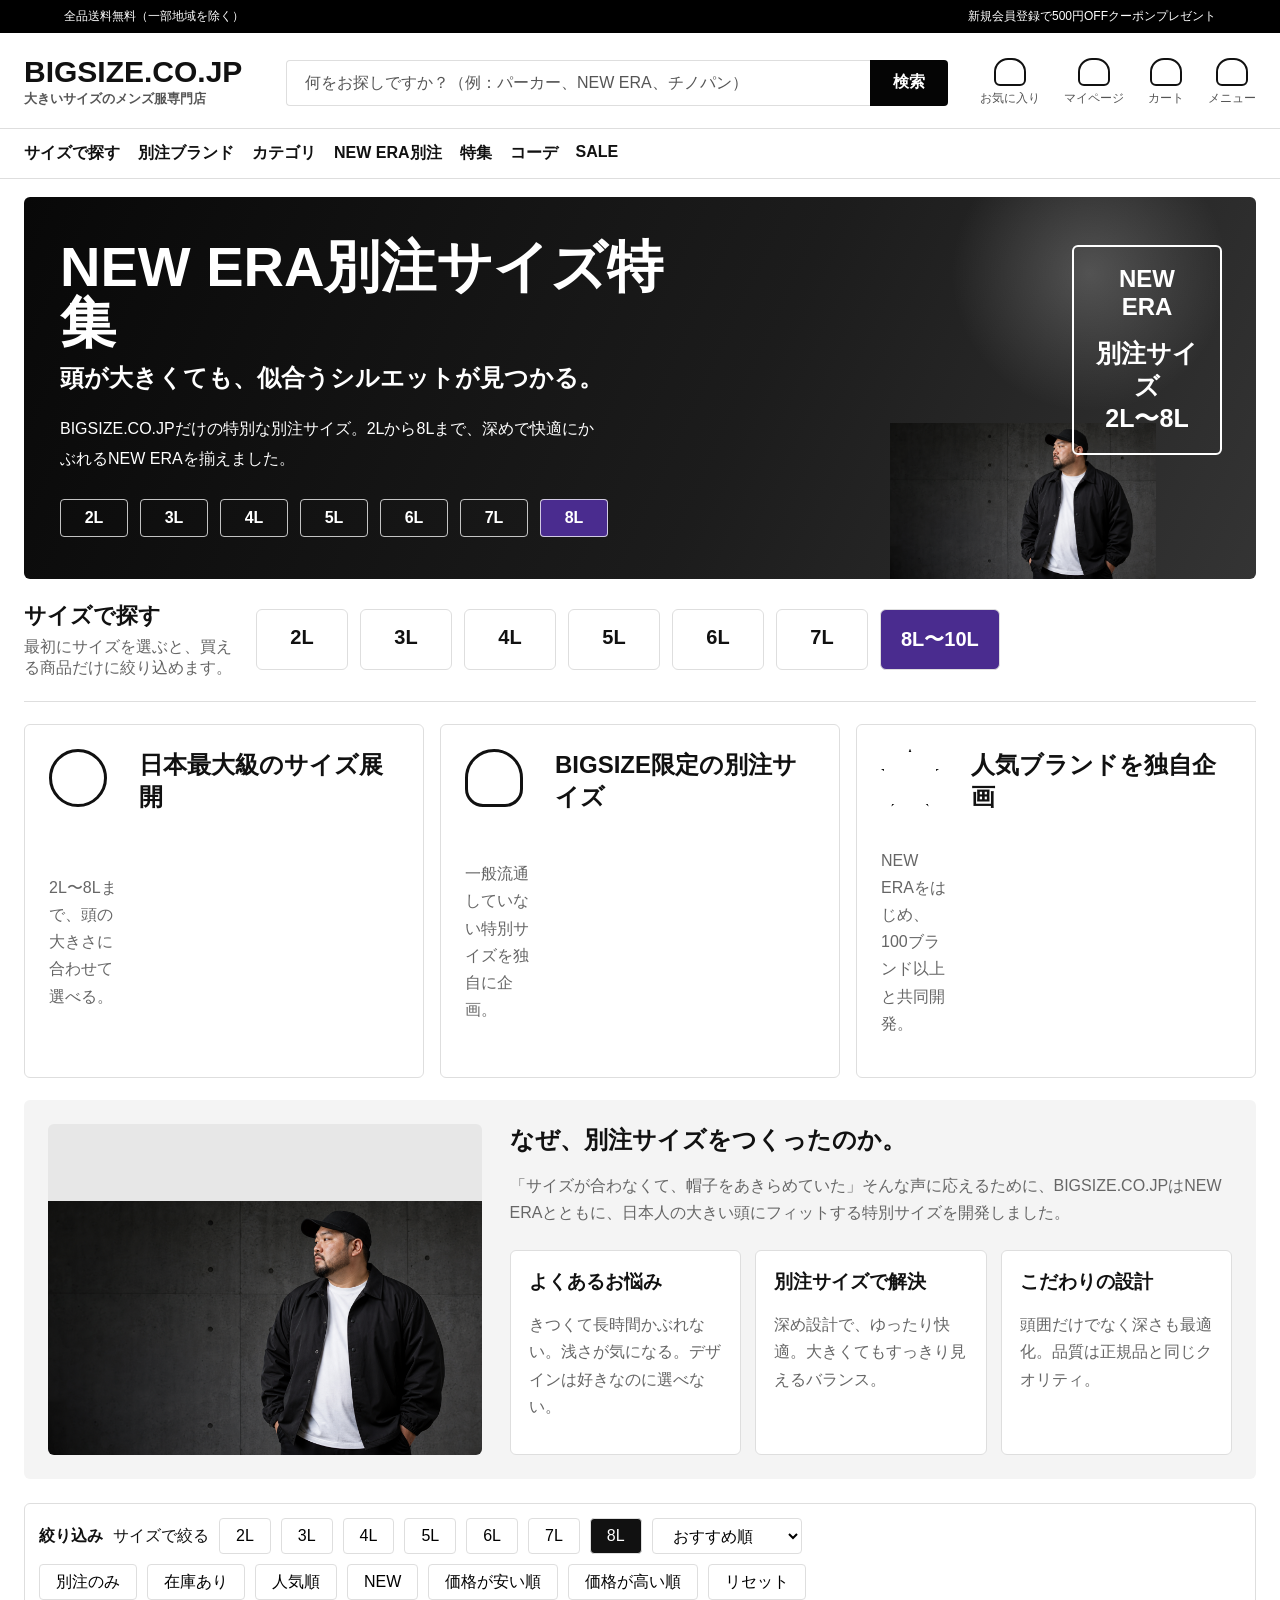
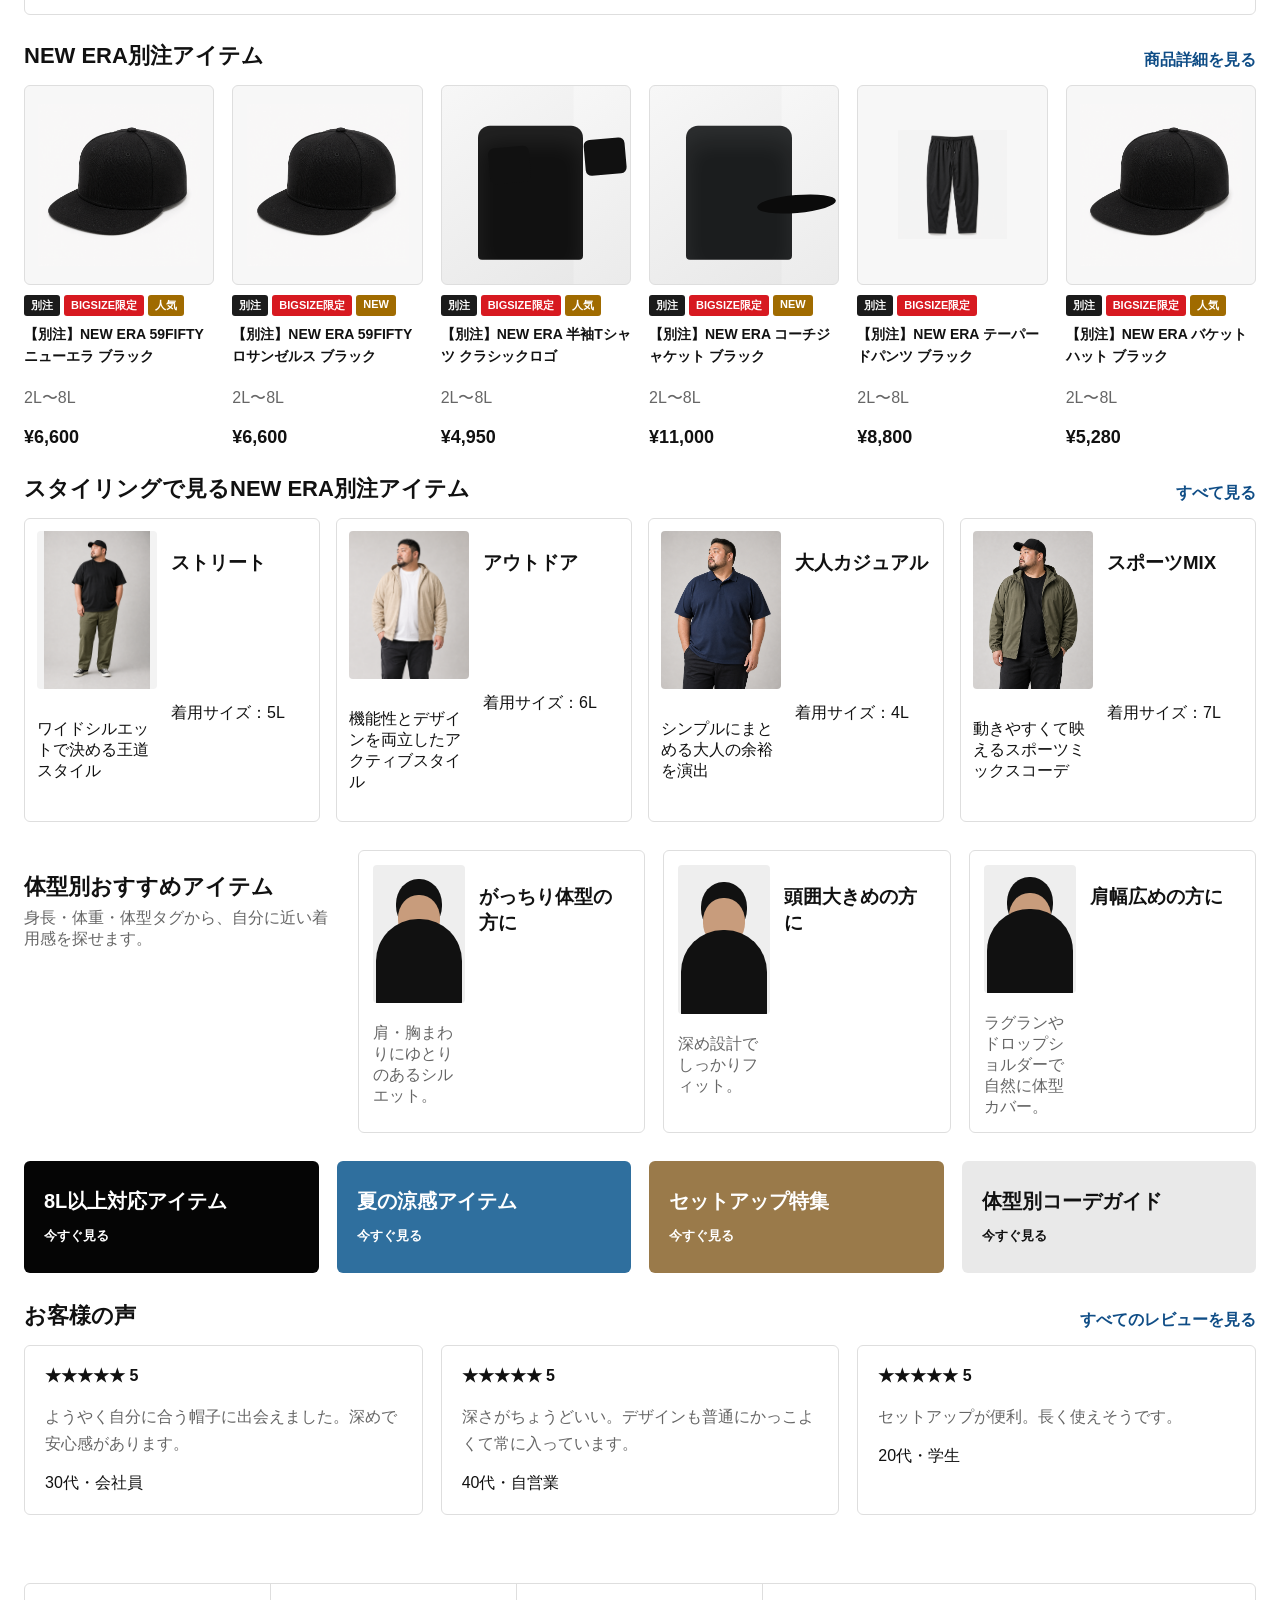
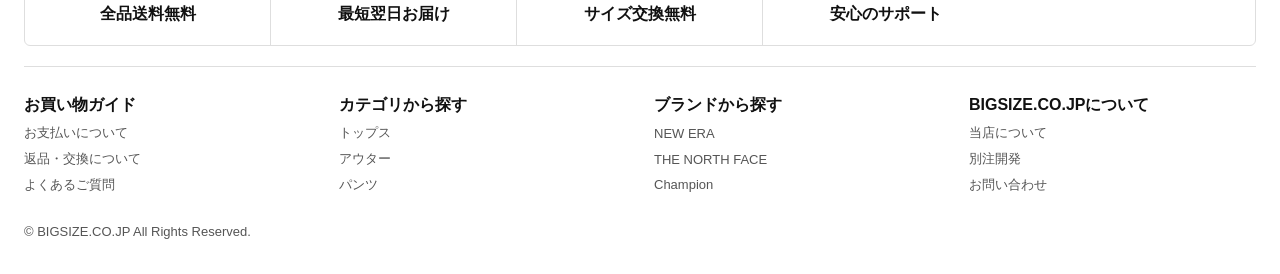
<file: new-era.html>
<!doctype html>
<html lang="ja">
<head>
  <meta charset="utf-8">
  <meta name="viewport" content="width=device-width, initial-scale=1">
  <title>BIGSIZE.CO.JP | NEW ERA別注サイズ特集</title>
  <link rel="stylesheet" href="styles.css">
</head>
<body>
  <div class="topbar">
    <span>全品送料無料（一部地域を除く）</span>
    <span>新規会員登録で500円OFFクーポンプレゼント</span>
  </div>

  <header class="site-header">
    <a class="brand" href="index.html" aria-label="BIGSIZE.CO.JP トップ">
      <strong>BIGSIZE.CO.JP</strong>
      <span>大きいサイズのメンズ服専門店</span>
    </a>
    <form class="search" role="search">
      <input type="search" placeholder="何をお探しですか？（例：パーカー、NEW ERA、チノパン）">
      <button type="submit">検索</button>
    </form>
    <nav class="header-actions" aria-label="ユーザーメニュー">
      <a href="#">お気に入り</a>
      <a href="#">マイページ</a>
      <a href="#">カート</a>
      <a href="#">メニュー</a>
    </nav>
  </header>

  <nav class="global-nav" aria-label="グローバルナビ">
    <a href="#sizes">サイズで探す</a>
    <a href="#exclusive">別注ブランド</a>
    <a href="#products">カテゴリ</a>
    <a href="#hero">NEW ERA別注</a>
    <a href="#features">特集</a>
    <a href="#styling">コーデ</a>
    <a href="#sale">SALE</a>
  </nav>

  <main>
    <section class="hero" id="hero">
      <div class="hero-copy">
        <p>NEW ERA別注サイズ特集</p>
        <h1>頭が大きくても、似合うシルエットが見つかる。</h1>
        <span>BIGSIZE.CO.JPだけの特別な別注サイズ。2Lから8Lまで、深めで快適にかぶれるNEW ERAを揃えました。</span>
        <div class="hero-size-row" aria-label="サイズリンク">
          <a href="#products">2L</a>
          <a href="#products">3L</a>
          <a href="#products">4L</a>
          <a href="#products">5L</a>
          <a href="#products">6L</a>
          <a href="#products">7L</a>
          <a class="accent" href="#products">8L</a>
        </div>
      </div>
      <div class="hero-visual" aria-label="NEW ERAキャップ着用イメージ">
        <div class="model-card">
          <div class="cap-shape"></div>
          <div class="model-face"></div>
          <div class="model-body"></div>
        </div>
        <div class="brand-panel">
          <strong>NEW ERA</strong>
          <span>別注サイズ<br>2L〜8L</span>
        </div>
      </div>
    </section>

    <section class="size-finder" id="sizes">
      <div>
        <h2>サイズで探す</h2>
        <p>最初にサイズを選ぶと、買える商品だけに絞り込めます。</p>
      </div>
      <div class="size-chips">
        <a href="#products">2L</a>
        <a href="#products">3L</a>
        <a href="#products">4L</a>
        <a href="#products">5L</a>
        <a href="#products">6L</a>
        <a href="#products">7L</a>
        <a class="deep" href="#products">8L〜10L</a>
      </div>
    </section>

    <section class="usp-grid" aria-label="サービスの特徴">
      <article>
        <span class="line-icon measure"></span>
        <h2>日本最大級のサイズ展開</h2>
        <p>2L〜8Lまで、頭の大きさに合わせて選べる。</p>
      </article>
      <article>
        <span class="line-icon cap"></span>
        <h2>BIGSIZE限定の別注サイズ</h2>
        <p>一般流通していない特別サイズを独自に企画。</p>
      </article>
      <article>
        <span class="line-icon star"></span>
        <h2>人気ブランドを独自企画</h2>
        <p>NEW ERAをはじめ、100ブランド以上と共同開発。</p>
      </article>
    </section>

    <section class="story" id="exclusive">
      <div class="story-visual">
        <div class="photo-person">
          <div class="cap-shape"></div>
          <div class="model-face"></div>
          <div class="model-body wide"></div>
        </div>
      </div>
      <div class="story-copy">
        <h2>なぜ、別注サイズをつくったのか。</h2>
        <p>「サイズが合わなくて、帽子をあきらめていた」そんな声に応えるために、BIGSIZE.CO.JPはNEW ERAとともに、日本人の大きい頭にフィットする特別サイズを開発しました。</p>
        <div class="process">
          <article>
            <h3>よくあるお悩み</h3>
            <p>きつくて長時間かぶれない。浅さが気になる。デザインは好きなのに選べない。</p>
          </article>
          <article>
            <h3>別注サイズで解決</h3>
            <p>深め設計で、ゆったり快適。大きくてもすっきり見えるバランス。</p>
          </article>
          <article>
            <h3>こだわりの設計</h3>
            <p>頭囲だけでなく深さも最適化。品質は正規品と同じクオリティ。</p>
          </article>
        </div>
      </div>
    </section>

    <section class="filters" aria-label="絞り込み">
      <div class="filter-row">
        <strong>絞り込み</strong>
        <span>サイズで絞る</span>
        <button>2L</button>
        <button>3L</button>
        <button>4L</button>
        <button>5L</button>
        <button>6L</button>
        <button>7L</button>
        <button class="selected">8L</button>
        <select aria-label="並び替え">
          <option>おすすめ順</option>
          <option>価格が安い順</option>
          <option>価格が高い順</option>
        </select>
      </div>
      <div class="filter-row sub">
        <button>別注のみ</button>
        <button>在庫あり</button>
        <button>人気順</button>
        <button>NEW</button>
        <button>価格が安い順</button>
        <button>価格が高い順</button>
        <button>リセット</button>
      </div>
    </section>

    <section class="section-head" id="products">
      <h2>NEW ERA別注アイテム</h2>
      <a href="product.html">商品詳細を見る</a>
    </section>
    <section class="product-grid">
      <article class="product-card">
        <a class="product-photo hat black" href="product.html" aria-label="NEW ERA 別注 59FIFTY ブラック"></a>
        <div class="badges"><span>別注</span><span>BIGSIZE限定</span><span>人気</span></div>
        <h3><a href="product.html">【別注】NEW ERA 59FIFTY ニューエラ ブラック</a></h3>
        <p>2L〜8L</p>
        <strong>¥6,600</strong>
      </article>
      <article class="product-card">
        <a class="product-photo hat navy" href="product.html"></a>
        <div class="badges"><span>別注</span><span>BIGSIZE限定</span><span>NEW</span></div>
        <h3><a href="product.html">【別注】NEW ERA 59FIFTY ロサンゼルス ブラック</a></h3>
        <p>2L〜8L</p>
        <strong>¥6,600</strong>
      </article>
      <article class="product-card">
        <a class="product-photo tee" href="product.html"></a>
        <div class="badges"><span>別注</span><span>BIGSIZE限定</span><span>人気</span></div>
        <h3><a href="product.html">【別注】NEW ERA 半袖Tシャツ クラシックロゴ</a></h3>
        <p>2L〜8L</p>
        <strong>¥4,950</strong>
      </article>
      <article class="product-card">
        <a class="product-photo jacket" href="product.html"></a>
        <div class="badges"><span>別注</span><span>BIGSIZE限定</span><span>NEW</span></div>
        <h3><a href="product.html">【別注】NEW ERA コーチジャケット ブラック</a></h3>
        <p>2L〜8L</p>
        <strong>¥11,000</strong>
      </article>
      <article class="product-card">
        <a class="product-photo pants" href="product.html"></a>
        <div class="badges"><span>別注</span><span>BIGSIZE限定</span></div>
        <h3><a href="product.html">【別注】NEW ERA テーパードパンツ ブラック</a></h3>
        <p>2L〜8L</p>
        <strong>¥8,800</strong>
      </article>
      <article class="product-card">
        <a class="product-photo hat bucket" href="product.html"></a>
        <div class="badges"><span>別注</span><span>BIGSIZE限定</span><span>人気</span></div>
        <h3><a href="product.html">【別注】NEW ERA バケットハット ブラック</a></h3>
        <p>2L〜8L</p>
        <strong>¥5,280</strong>
      </article>
    </section>

    <section class="section-head" id="styling">
      <h2>スタイリングで見るNEW ERA別注アイテム</h2>
      <a href="#">すべて見る</a>
    </section>
    <section class="styling-grid">
      <article>
        <div class="style-photo"><div class="photo-person small"></div></div>
        <h3>ストリート</h3>
        <p>ワイドシルエットで決める王道スタイル</p>
        <span>着用サイズ：5L</span>
      </article>
      <article>
        <div class="style-photo olive"><div class="photo-person small"></div></div>
        <h3>アウトドア</h3>
        <p>機能性とデザインを両立したアクティブスタイル</p>
        <span>着用サイズ：6L</span>
      </article>
      <article>
        <div class="style-photo navy"><div class="photo-person small"></div></div>
        <h3>大人カジュアル</h3>
        <p>シンプルにまとめる大人の余裕を演出</p>
        <span>着用サイズ：4L</span>
      </article>
      <article>
        <div class="style-photo ink"><div class="photo-person small"></div></div>
        <h3>スポーツMIX</h3>
        <p>動きやすくて映えるスポーツミックスコーデ</p>
        <span>着用サイズ：7L</span>
      </article>
    </section>

    <section class="body-recommend">
      <div>
        <h2>体型別おすすめアイテム</h2>
        <p>身長・体重・体型タグから、自分に近い着用感を探せます。</p>
      </div>
      <article>
        <div class="photo-person mini"></div>
        <h3>がっちり体型の方に</h3>
        <p>肩・胸まわりにゆとりのあるシルエット。</p>
      </article>
      <article>
        <div class="photo-person mini"></div>
        <h3>頭囲大きめの方に</h3>
        <p>深め設計でしっかりフィット。</p>
      </article>
      <article>
        <div class="photo-person mini"></div>
        <h3>肩幅広めの方に</h3>
        <p>ラグランやドロップショルダーで自然に体型カバー。</p>
      </article>
    </section>

    <section class="feature-banners" id="features">
      <a class="dark" href="#">8L以上対応アイテム<span>今すぐ見る</span></a>
      <a class="blue" href="#">夏の涼感アイテム<span>今すぐ見る</span></a>
      <a class="sand" href="#">セットアップ特集<span>今すぐ見る</span></a>
      <a class="light" href="#">体型別コーデガイド<span>今すぐ見る</span></a>
    </section>

    <section class="reviews">
      <div class="section-head">
        <h2>お客様の声</h2>
        <a href="#">すべてのレビューを見る</a>
      </div>
      <div class="review-grid">
        <article><strong>★★★★★ 5</strong><p>ようやく自分に合う帽子に出会えました。深めで安心感があります。</p><span>30代・会社員</span></article>
        <article><strong>★★★★★ 5</strong><p>深さがちょうどいい。デザインも普通にかっこよくて常に入っています。</p><span>40代・自営業</span></article>
        <article><strong>★★★★★ 5</strong><p>セットアップが便利。長く使えそうです。</p><span>20代・学生</span></article>
      </div>
    </section>
  </main>

  <footer class="site-footer">
    <div class="footer-benefits">
      <span>全品送料無料</span>
      <span>最短翌日お届け</span>
      <span>サイズ交換無料</span>
      <span>安心のサポート</span>
    </div>
    <div class="footer-links">
      <div><strong>お買い物ガイド</strong><a href="#">お支払いについて</a><a href="#">返品・交換について</a><a href="#">よくあるご質問</a></div>
      <div><strong>カテゴリから探す</strong><a href="#">トップス</a><a href="#">アウター</a><a href="#">パンツ</a></div>
      <div><strong>ブランドから探す</strong><a href="#">NEW ERA</a><a href="#">THE NORTH FACE</a><a href="#">Champion</a></div>
      <div><strong>BIGSIZE.CO.JPについて</strong><a href="#">当店について</a><a href="#">別注開発</a><a href="#">お問い合わせ</a></div>
    </div>
    <small>© BIGSIZE.CO.JP All Rights Reserved.</small>
  </footer>
</body>
</html>
</file>
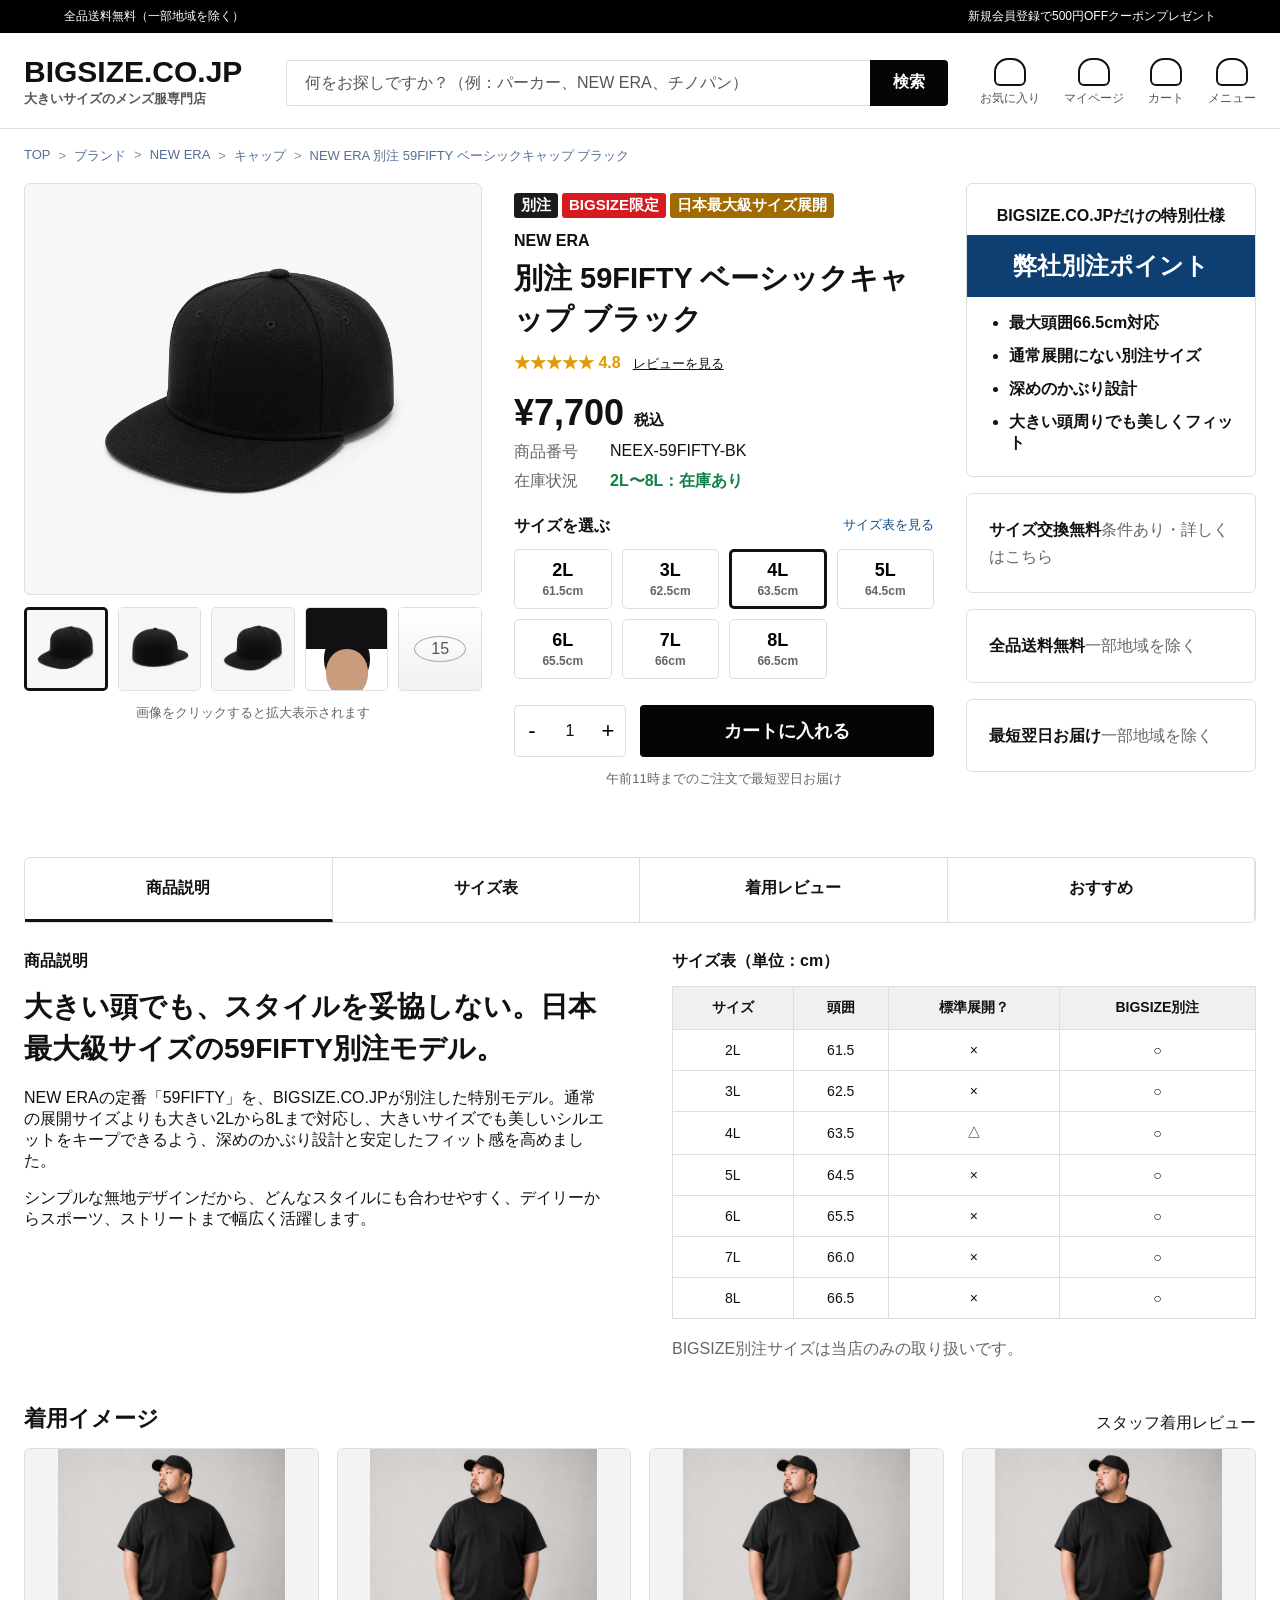
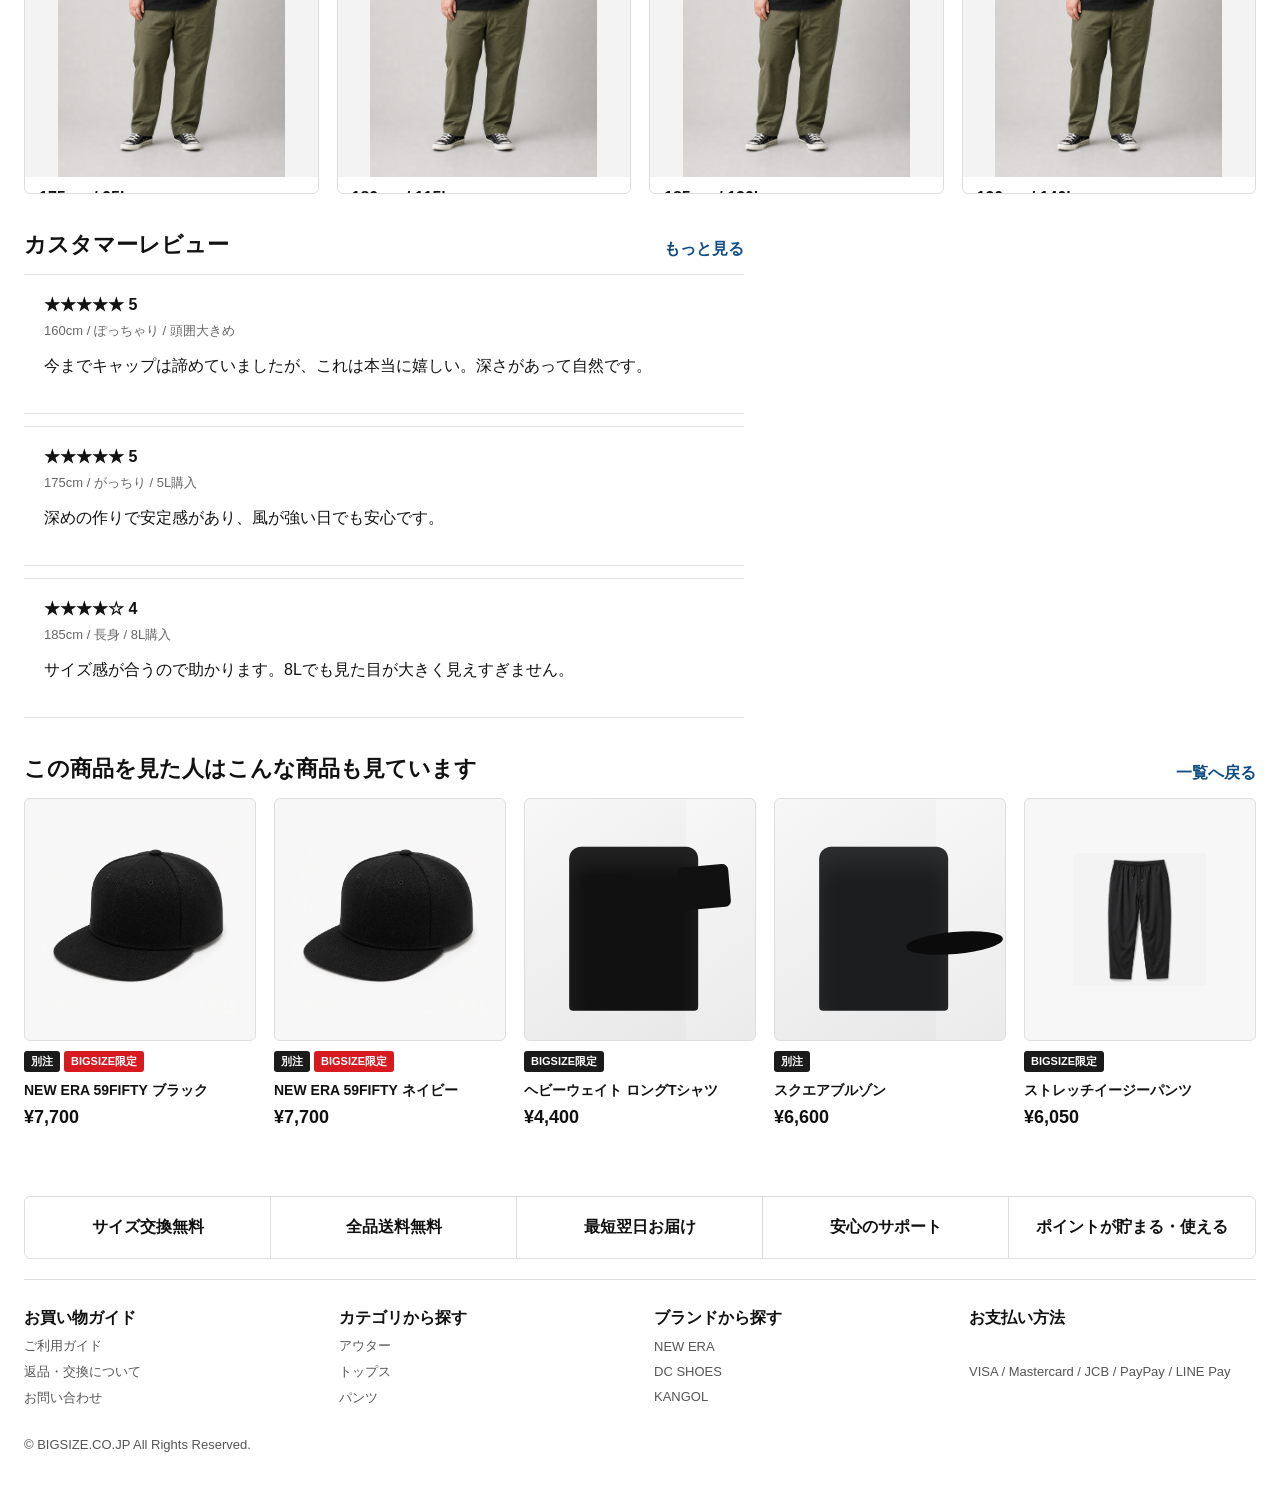
<file: product.html>
<!doctype html>
<html lang="ja">
<head>
  <meta charset="utf-8">
  <meta name="viewport" content="width=device-width, initial-scale=1">
  <title>別注 59FIFTY ベーシックキャップ ブラック | BIGSIZE.CO.JP</title>
  <link rel="stylesheet" href="styles.css">
</head>
<body>
  <div class="topbar">
    <span>全品送料無料（一部地域を除く）</span>
    <span>新規会員登録で500円OFFクーポンプレゼント</span>
  </div>

  <header class="site-header">
    <a class="brand" href="index.html">
      <strong>BIGSIZE.CO.JP</strong>
      <span>大きいサイズのメンズ服専門店</span>
    </a>
    <form class="search" role="search">
      <input type="search" placeholder="何をお探しですか？（例：パーカー、NEW ERA、チノパン）">
      <button type="submit">検索</button>
    </form>
    <nav class="header-actions" aria-label="ユーザーメニュー">
      <a href="#">お気に入り</a>
      <a href="#">マイページ</a>
      <a href="#">カート</a>
      <a href="#">メニュー</a>
    </nav>
  </header>

  <main>
    <nav class="breadcrumb" aria-label="パンくず">
      <a href="index.html">TOP</a>
      <span>ブランド</span>
      <span>NEW ERA</span>
      <span>キャップ</span>
      <span>NEW ERA 別注 59FIFTY ベーシックキャップ ブラック</span>
    </nav>

    <section class="pdp-layout">
      <div class="gallery">
        <div class="main-image">
          <div class="product-hero-hat"></div>
        </div>
        <div class="thumbs">
          <button class="active"><span class="product-photo hat black"></span></button>
          <button><span class="product-photo hat back"></span></button>
          <button><span class="product-photo hat under"></span></button>
          <button><span class="photo-person tiny"></span></button>
          <button><span class="size-sketch"></span></button>
        </div>
        <p class="image-note">画像をクリックすると拡大表示されます</p>
      </div>

      <section class="buy-panel">
        <div class="badges large"><span>別注</span><span>BIGSIZE限定</span><span>日本最大級サイズ展開</span></div>
        <p class="brand-name">NEW ERA</p>
        <h1>別注 59FIFTY ベーシックキャップ ブラック</h1>
        <div class="rating"><strong>★★★★★ 4.8</strong><a href="#reviews">レビューを見る</a></div>
        <p class="price">¥7,700 <span>税込</span></p>
        <dl class="meta">
          <div><dt>商品番号</dt><dd>NEEX-59FIFTY-BK</dd></div>
          <div><dt>在庫状況</dt><dd>2L〜8L：在庫あり</dd></div>
        </dl>
        <div class="size-select">
          <div class="size-label">
            <strong>サイズを選ぶ</strong>
            <a href="#size-table">サイズ表を見る</a>
          </div>
          <div class="sku-grid" role="list">
            <button>2L<span>61.5cm</span></button>
            <button>3L<span>62.5cm</span></button>
            <button class="active">4L<span>63.5cm</span></button>
            <button>5L<span>64.5cm</span></button>
            <button>6L<span>65.5cm</span></button>
            <button>7L<span>66cm</span></button>
            <button>8L<span>66.5cm</span></button>
          </div>
        </div>
        <div class="cart-row">
          <div class="qty"><button>-</button><span>1</span><button>+</button></div>
          <button class="cart-button">カートに入れる</button>
        </div>
        <p class="delivery-note">午前11時までのご注文で最短翌日お届け</p>
      </section>

      <aside class="support-boxes">
        <article class="exclusive-box">
          <p>BIGSIZE.CO.JPだけの特別仕様</p>
          <h2>弊社別注ポイント</h2>
          <ul>
            <li>最大頭囲66.5cm対応</li>
            <li>通常展開にない別注サイズ</li>
            <li>深めのかぶり設計</li>
            <li>大きい頭周りでも美しくフィット</li>
          </ul>
        </article>
        <article><strong>サイズ交換無料</strong><span>条件あり・詳しくはこちら</span></article>
        <article><strong>全品送料無料</strong><span>一部地域を除く</span></article>
        <article><strong>最短翌日お届け</strong><span>一部地域を除く</span></article>
      </aside>
    </section>

    <nav class="tabs" aria-label="商品情報">
      <a href="#description">商品説明</a>
      <a href="#size-table">サイズ表</a>
      <a href="#fit">着用レビュー</a>
      <a href="#recommend">おすすめ</a>
    </nav>

    <section class="detail-grid" id="description">
      <article>
        <p class="eyebrow">商品説明</p>
        <h2>大きい頭でも、スタイルを妥協しない。日本最大級サイズの59FIFTY別注モデル。</h2>
        <p>NEW ERAの定番「59FIFTY」を、BIGSIZE.CO.JPが別注した特別モデル。通常の展開サイズよりも大きい2Lから8Lまで対応し、大きいサイズでも美しいシルエットをキープできるよう、深めのかぶり設計と安定したフィット感を高めました。</p>
        <p>シンプルな無地デザインだから、どんなスタイルにも合わせやすく、デイリーからスポーツ、ストリートまで幅広く活躍します。</p>
      </article>
      <article id="size-table">
        <p class="eyebrow">サイズ表（単位：cm）</p>
        <table>
          <thead><tr><th>サイズ</th><th>頭囲</th><th>標準展開？</th><th>BIGSIZE別注</th></tr></thead>
          <tbody>
            <tr><td>2L</td><td>61.5</td><td>×</td><td>○</td></tr>
            <tr><td>3L</td><td>62.5</td><td>×</td><td>○</td></tr>
            <tr><td>4L</td><td>63.5</td><td>△</td><td>○</td></tr>
            <tr><td>5L</td><td>64.5</td><td>×</td><td>○</td></tr>
            <tr><td>6L</td><td>65.5</td><td>×</td><td>○</td></tr>
            <tr><td>7L</td><td>66.0</td><td>×</td><td>○</td></tr>
            <tr><td>8L</td><td>66.5</td><td>×</td><td>○</td></tr>
          </tbody>
        </table>
        <p class="table-note">BIGSIZE別注サイズは当店のみの取り扱いです。</p>
      </article>
    </section>

    <section class="section-head" id="fit">
      <h2>着用イメージ</h2>
      <span>スタッフ着用レビュー</span>
    </section>
    <section class="fit-grid">
      <article><div class="photo-person profile"></div><strong>175cm / 95kg</strong><span>着用：4L（63.5cm）</span><p>ちょうどいいフィット感。深さもあり安定します。</p></article>
      <article><div class="photo-person profile olive"></div><strong>180cm / 115kg</strong><span>着用：6L（65.5cm）</span><p>締め付け感なく快適。長時間でもラクです。</p></article>
      <article><div class="photo-person profile beige"></div><strong>185cm / 130kg</strong><span>着用：8L（66.5cm）</span><p>大きい頭でもゆとりあり。シルエットも綺麗です。</p></article>
      <article><div class="photo-person profile black"></div><strong>190cm / 140kg</strong><span>着用：8L（66.5cm）</span><p>しっかりフィット。最高のかぶり心地です。</p></article>
    </section>

    <section class="reviews two-column" id="reviews">
      <div class="section-head">
        <h2>カスタマーレビュー</h2>
        <a href="#">もっと見る</a>
      </div>
      <article><strong>★★★★★ 5</strong><span>160cm / ぽっちゃり / 頭囲大きめ</span><p>今までキャップは諦めていましたが、これは本当に嬉しい。深さがあって自然です。</p></article>
      <article><strong>★★★★★ 5</strong><span>175cm / がっちり / 5L購入</span><p>深めの作りで安定感があり、風が強い日でも安心です。</p></article>
      <article><strong>★★★★☆ 4</strong><span>185cm / 長身 / 8L購入</span><p>サイズ感が合うので助かります。8Lでも見た目が大きく見えすぎません。</p></article>
    </section>

    <section class="section-head" id="recommend">
      <h2>この商品を見た人はこんな商品も見ています</h2>
      <a href="index.html">一覧へ戻る</a>
    </section>
    <section class="product-grid compact">
      <article class="product-card"><a class="product-photo hat black" href="#"></a><div class="badges"><span>別注</span><span>BIGSIZE限定</span></div><h3>NEW ERA 59FIFTY ブラック</h3><strong>¥7,700</strong></article>
      <article class="product-card"><a class="product-photo hat navy" href="#"></a><div class="badges"><span>別注</span><span>BIGSIZE限定</span></div><h3>NEW ERA 59FIFTY ネイビー</h3><strong>¥7,700</strong></article>
      <article class="product-card"><a class="product-photo tee" href="#"></a><div class="badges"><span>BIGSIZE限定</span></div><h3>ヘビーウェイト ロングTシャツ</h3><strong>¥4,400</strong></article>
      <article class="product-card"><a class="product-photo jacket" href="#"></a><div class="badges"><span>別注</span></div><h3>スクエアブルゾン</h3><strong>¥6,600</strong></article>
      <article class="product-card"><a class="product-photo pants" href="#"></a><div class="badges"><span>BIGSIZE限定</span></div><h3>ストレッチイージーパンツ</h3><strong>¥6,050</strong></article>
    </section>
  </main>

  <footer class="site-footer">
    <div class="footer-benefits">
      <span>サイズ交換無料</span>
      <span>全品送料無料</span>
      <span>最短翌日お届け</span>
      <span>安心のサポート</span>
      <span>ポイントが貯まる・使える</span>
    </div>
    <div class="footer-links">
      <div><strong>お買い物ガイド</strong><a href="#">ご利用ガイド</a><a href="#">返品・交換について</a><a href="#">お問い合わせ</a></div>
      <div><strong>カテゴリから探す</strong><a href="#">アウター</a><a href="#">トップス</a><a href="#">パンツ</a></div>
      <div><strong>ブランドから探す</strong><a href="#">NEW ERA</a><a href="#">DC SHOES</a><a href="#">KANGOL</a></div>
      <div><strong>お支払い方法</strong><span class="payment">VISA / Mastercard / JCB / PayPay / LINE Pay</span></div>
    </div>
    <small>© BIGSIZE.CO.JP All Rights Reserved.</small>
  </footer>
</body>
</html>
</file>
<file: styles.css>
:root {
  --ink: #111;
  --muted: #666;
  --line: #dedede;
  --soft: #f6f6f6;
  --blue: #0f4d86;
  --red: #d71920;
  --gold: #a06b00;
  --purple: #4a2c8f;
  --green: #148047;
}

* {
  box-sizing: border-box;
}

body {
  margin: 0;
  color: var(--ink);
  font-family: Arial, "Hiragino Kaku Gothic ProN", "Yu Gothic", Meiryo, sans-serif;
  background: #fff;
  letter-spacing: 0;
}

a {
  color: inherit;
  text-decoration: none;
}

button,
input,
select {
  font: inherit;
}

.topbar {
  display: flex;
  justify-content: space-between;
  gap: 16px;
  padding: 8px 64px;
  color: #fff;
  background: #000;
  font-size: 12px;
}

.site-header {
  display: grid;
  grid-template-columns: 230px minmax(280px, 1fr) auto;
  align-items: center;
  gap: 32px;
  max-width: 1320px;
  margin: 0 auto;
  padding: 24px 24px 20px;
  border-bottom: 1px solid var(--line);
}

.brand {
  display: grid;
  gap: 3px;
}

.brand strong {
  font-size: 30px;
  line-height: 1;
}

.brand span,
.header-actions,
.search input::placeholder {
  color: #555;
}

.brand span {
  font-size: 13px;
  font-weight: 700;
}

.search {
  display: flex;
  height: 46px;
}

.search input {
  width: 100%;
  border: 1px solid var(--line);
  border-right: 0;
  border-radius: 4px 0 0 4px;
  padding: 0 18px;
}

.search button,
.cart-button {
  min-width: 78px;
  border: 0;
  border-radius: 0 4px 4px 0;
  color: #fff;
  background: #050505;
  font-weight: 700;
}

.header-actions {
  display: grid;
  grid-template-columns: repeat(4, auto);
  gap: 24px;
  font-size: 12px;
  text-align: center;
}

.header-actions a::before {
  content: "";
  display: block;
  width: 28px;
  height: 24px;
  margin: 0 auto 4px;
  border: 2px solid #111;
  border-radius: 14px 14px 6px 6px;
}

.global-nav {
  display: flex;
  gap: 18px;
  max-width: 1320px;
  margin: 0 auto;
  padding: 14px 24px;
  border-bottom: 1px solid var(--line);
  overflow-x: auto;
  font-weight: 700;
  white-space: nowrap;
}

.home-size-search {
  display: grid;
  grid-template-columns: 110px 1fr auto;
  gap: 18px;
  align-items: center;
  padding: 22px 0 18px;
  border-bottom: 1px solid var(--line);
}

.home-size-search h1 {
  margin: 0;
  font-size: 18px;
  line-height: 1.45;
}

.measure-link {
  min-width: 150px;
  padding: 13px 18px;
  border: 1px solid var(--line);
  border-radius: 999px;
  text-align: center;
  font-weight: 700;
}

.keyword-row {
  display: flex;
  align-items: center;
  gap: 14px;
  padding: 16px 0 18px;
  border-bottom: 1px solid var(--line);
  overflow-x: auto;
  white-space: nowrap;
}

.keyword-row strong {
  min-width: 120px;
}

.keyword-row a {
  min-width: 92px;
  padding: 9px 16px;
  border-radius: 999px;
  background: #f0f0f0;
  text-align: center;
  font-size: 13px;
  font-weight: 700;
}

.home-hero {
  position: relative;
  display: grid;
  grid-template-columns: 1.55fr .9fr;
  gap: 16px;
  margin: 24px 0 34px;
}

.home-main-visual,
.hero-side-banners a {
  border-radius: 6px;
  overflow: hidden;
}

.home-main-visual {
  position: relative;
  min-height: 410px;
  background: linear-gradient(110deg, #e8e6e0 0%, #f3f3f1 52%, #d4d2ca 100%);
}

.home-hero-copy {
  position: relative;
  z-index: 2;
  width: min(58%, 520px);
  padding: 46px 34px 26px;
}

.home-hero-copy p {
  margin: 0;
  font-size: clamp(36px, 5vw, 54px);
  line-height: 1.28;
  font-weight: 900;
}

.home-hero-copy strong {
  display: block;
  margin: 18px 0 28px;
  font-size: clamp(54px, 8vw, 84px);
  line-height: 1;
}

.hero-proof {
  display: grid;
  grid-template-columns: repeat(3, 1fr);
  gap: 0;
  max-width: 430px;
  padding: 18px 10px;
  background: rgba(255, 255, 255, .82);
  border-radius: 6px;
}

.hero-proof span {
  min-height: 76px;
  display: grid;
  place-items: end center;
  padding: 0 12px;
  border-right: 1px solid #bfbfbf;
  text-align: center;
  font-size: 12px;
  font-weight: 800;
}

.hero-proof span:last-child {
  border-right: 0;
}

.hero-proof span::before {
  content: "";
  width: 40px;
  height: 40px;
  margin-bottom: 8px;
  border: 3px solid #111;
  border-radius: 50%;
}

.home-model {
  position: absolute;
  right: 90px;
  bottom: 0;
  width: 300px;
  height: 390px;
}

.model-body.coat {
  left: 20px;
  width: 250px;
  height: 250px;
  background: #c7b692;
  border-radius: 96px 96px 0 0;
}

.model-body.coat::before {
  content: "";
  position: absolute;
  left: 94px;
  top: 0;
  width: 58px;
  height: 250px;
  background: #fff;
  clip-path: polygon(22% 0, 78% 0, 100% 100%, 0 100%);
}

.hero-side-banners {
  display: grid;
  gap: 16px;
}

.hero-side-banners a {
  position: relative;
  min-height: 126px;
  display: grid;
  align-content: center;
  padding: 22px 28px;
  color: #fff;
}

.hero-side-banners span {
  font-size: 20px;
  font-weight: 800;
}

.hero-side-banners strong {
  margin-top: 4px;
  font-size: 30px;
  line-height: 1.2;
}

.hero-side-banners small {
  margin-top: 8px;
  color: rgba(255,255,255,.85);
}

.newera-banner {
  background: linear-gradient(115deg, #050505, #282828);
}

.measure-banner {
  background: linear-gradient(115deg, #60788a, #3f5e72);
}

.box-banner {
  color: #111;
  background: linear-gradient(115deg, #e7d8bd, #c8ad82);
}

.box-banner small {
  color: #333;
}

.mini-hat {
  position: absolute;
  right: 26px;
  bottom: 20px;
  width: 110px;
  height: 58px;
  background: #111;
  border-radius: 58% 58% 22% 22%;
}

.mini-hat::after {
  content: "";
  position: absolute;
  right: -28px;
  bottom: 8px;
  width: 60px;
  height: 15px;
  background: #111;
  border-radius: 50%;
}

.hero-arrow {
  position: absolute;
  top: 50%;
  z-index: 5;
  width: 42px;
  height: 42px;
  border: 0;
  border-radius: 50%;
  background: rgba(0,0,0,.22);
}

.hero-arrow::before {
  content: "";
  display: block;
  width: 12px;
  height: 12px;
  margin: 0 auto;
  border: solid #fff;
  border-width: 0 0 3px 3px;
}

.hero-arrow.left {
  left: -22px;
}

.hero-arrow.left::before {
  transform: rotate(45deg);
}

.hero-arrow.right {
  right: -22px;
}

.hero-arrow.right::before {
  transform: rotate(225deg);
}

.slider-dots {
  position: absolute;
  left: 0;
  right: 0;
  bottom: -24px;
  display: flex;
  justify-content: center;
  gap: 8px;
}

.slider-dots span {
  width: 8px;
  height: 8px;
  border-radius: 50%;
  background: #d4d4d4;
}

.slider-dots span:first-child {
  width: 24px;
  border-radius: 99px;
  background: #111;
}

.category-grid {
  display: grid;
  grid-template-columns: repeat(9, 1fr);
  gap: 14px;
}

.category-grid a {
  display: grid;
  gap: 9px;
  text-align: center;
  font-size: 13px;
  font-weight: 800;
}

.category-grid .product-photo {
  aspect-ratio: 1.15 / 1;
}

.product-photo.green::before {
  background: #556351;
}

.product-photo.shirt::before {
  left: 50%;
  top: 54%;
  width: 55%;
  height: 68%;
  background: #b7d0e9;
  border-radius: 8px;
}

.product-photo.shorts::before {
  left: 50%;
  top: 60%;
  width: 52%;
  height: 48%;
  background: #c9b58e;
  border-radius: 8px;
}

.product-photo.suit::before {
  left: 50%;
  top: 55%;
  width: 52%;
  height: 72%;
  background: #182236;
  border-radius: 12px 12px 4px 4px;
}

.product-photo.inner::before {
  left: 50%;
  top: 55%;
  width: 45%;
  height: 68%;
  background: #bbb;
  border-radius: 14px 14px 4px 4px;
}

.with-tabs {
  display: flex;
  gap: 18px;
  align-items: end;
}

.with-tabs a {
  color: #777;
  font-weight: 800;
}

.with-tabs a.active {
  color: #111;
  border-bottom: 2px solid #111;
}

.ranking-grid {
  grid-template-columns: repeat(6, 1fr);
}

.rank-card {
  position: relative;
}

.rank {
  position: absolute;
  z-index: 2;
  left: 8px;
  top: 0;
  width: 32px;
  height: 38px;
  display: grid;
  place-items: center;
  color: #fff;
  background: #9da1a7;
  clip-path: polygon(0 0, 100% 0, 100% 86%, 50% 100%, 0 86%);
  font-size: 20px;
  font-weight: 900;
}

.rank.first {
  background: #e8b51b;
}

.rank.bronze {
  background: #bd7e48;
}

.rank.plain {
  clip-path: none;
  height: 32px;
  color: #111;
  background: #f4f4f4;
  border-radius: 50%;
}

.model-product::before,
.model-product::after {
  display: none;
}

.model-product {
  background: #ececec;
}

.model-product::before {
  content: "";
}

.model-product::after {
  content: "";
}

.model-product.black-polo,
.model-product.beige-parka,
.model-product.gray-tee,
.model-product.black-pants,
.model-product.navy-polo,
.model-product.green-parka {
  display: block;
}

.model-product.black-polo::before,
.model-product.beige-parka::before,
.model-product.gray-tee::before,
.model-product.black-pants::before,
.model-product.navy-polo::before,
.model-product.green-parka::before {
  display: block;
  left: 50%;
  top: 22%;
  width: 44px;
  height: 50px;
  background: #c89c7c;
  border-radius: 48%;
  transform: translateX(-50%);
  box-shadow: 0 -14px 0 2px #111;
}

.model-product.black-polo::after,
.model-product.beige-parka::after,
.model-product.gray-tee::after,
.model-product.black-pants::after,
.model-product.navy-polo::after,
.model-product.green-parka::after {
  display: block;
  left: 50%;
  top: auto;
  bottom: 0;
  width: 112px;
  height: 118px;
  border-radius: 46px 46px 0 0;
  background: #111;
  transform: translateX(-50%);
}

.model-product.beige-parka::after { background: #c7b692; }
.model-product.gray-tee::after { background: #666; }
.model-product.black-pants::after { background: #151515; width: 70px; height: 145px; border-radius: 8px; }
.model-product.navy-polo::after { background: #203653; }
.model-product.green-parka::after { background: #53624f; }

.brand-grid {
  display: grid;
  grid-template-columns: repeat(8, 1fr);
  gap: 18px;
}

.brand-grid a {
  min-height: 86px;
  display: grid;
  place-items: center;
  gap: 6px;
  padding: 14px;
  border: 1px solid var(--line);
  border-radius: 6px;
  text-align: center;
  background: #fff;
}

.brand-grid strong {
  font-size: 24px;
}

.brand-grid span {
  color: var(--muted);
  font-size: 12px;
}

.coordinate-grid {
  display: grid;
  grid-template-columns: repeat(6, 1fr);
  gap: 18px;
}

.coordinate-grid article {
  border: 1px solid var(--line);
  border-radius: 6px;
  overflow: hidden;
}

.coordinate-grid .style-photo {
  min-height: 210px;
  border-radius: 0;
}

.coordinate-grid h3,
.coordinate-grid p {
  margin: 0;
  padding: 0 12px;
}

.coordinate-grid h3 {
  padding-top: 12px;
  font-size: 14px;
}

.coordinate-grid p {
  padding-bottom: 14px;
  color: var(--muted);
  font-size: 12px;
  line-height: 1.7;
}

.style-photo.green { background: #d9e0d8; }
.style-photo.suit { background: #d7dce3; }
.style-photo.gray { background: #e4e4e4; }

.home-features {
  grid-template-columns: 1.15fr 1.15fr 1.15fr 1.15fr 1fr;
}

.home-features a {
  min-height: 120px;
}

.home-features .green-banner {
  background: #386c2d;
}

.home-features .light-blue {
  background: #b9d4e7;
  color: #14314b;
}

.rating-summary {
  display: grid;
  grid-template-columns: 1.1fr repeat(3, 1fr);
  gap: 0;
  margin: 34px 0;
  border: 1px solid var(--line);
  border-radius: 6px;
  overflow: hidden;
}

.rating-summary article {
  min-height: 150px;
  padding: 24px;
  border-right: 1px solid var(--line);
}

.rating-summary article:last-child {
  border-right: 0;
}

.rating-summary .score {
  display: grid;
  place-items: center;
  text-align: center;
}

.rating-summary p,
.rating-summary span {
  color: var(--muted);
  line-height: 1.7;
}

.rating-summary strong {
  color: #e0a100;
}

.rating-summary .score strong {
  color: #111;
  font-size: 34px;
}

.home-support {
  grid-template-columns: 1.3fr repeat(3, 1fr);
}

main {
  max-width: 1320px;
  margin: 0 auto;
  padding: 0 24px 48px;
}

.hero {
  display: grid;
  grid-template-columns: 1.1fr .9fr;
  min-height: 270px;
  margin-top: 18px;
  overflow: hidden;
  color: #fff;
  background: linear-gradient(115deg, #080808 0%, #1c1c1c 58%, #343434 100%);
  border-radius: 6px;
}

.hero-copy {
  padding: 42px 36px;
}

.hero-copy p {
  margin: 0 0 10px;
  font-size: clamp(30px, 5vw, 56px);
  line-height: 1;
  font-weight: 900;
}

.hero-copy h1 {
  margin: 0 0 18px;
  font-size: 24px;
  line-height: 1.45;
}

.hero-copy span {
  display: block;
  max-width: 540px;
  line-height: 1.9;
}

.hero-size-row,
.size-chips {
  display: flex;
  flex-wrap: wrap;
  gap: 12px;
}

.hero-size-row {
  margin-top: 24px;
}

.hero-size-row a {
  min-width: 68px;
  padding: 9px 14px;
  border: 1px solid rgba(255, 255, 255, .75);
  border-radius: 4px;
  text-align: center;
  font-weight: 800;
}

.hero-size-row .accent,
.size-chips .deep {
  background: var(--purple);
  color: #fff;
}

.hero-visual {
  position: relative;
  min-height: 270px;
  background: radial-gradient(circle at 70% 20%, rgba(255,255,255,.2), transparent 28%);
}

.model-card,
.photo-person {
  position: absolute;
  inset: 26px 170px 0 auto;
  width: 230px;
  height: 240px;
}

.brand-panel {
  position: absolute;
  right: 34px;
  top: 48px;
  display: grid;
  gap: 16px;
  width: 150px;
  padding: 18px;
  border: 2px solid #fff;
  border-radius: 6px;
  text-align: center;
}

.brand-panel strong {
  font-size: 24px;
}

.brand-panel span {
  font-size: 25px;
  font-weight: 900;
  line-height: 1.3;
}

.model-face {
  position: absolute;
  left: 78px;
  top: 54px;
  width: 82px;
  height: 96px;
  border-radius: 48% 45% 44% 48%;
  background: #c89c7c;
}

.model-face::after {
  content: "";
  position: absolute;
  right: 8px;
  bottom: 14px;
  width: 38px;
  height: 26px;
  background: #171717;
  border-radius: 0 0 28px 26px;
}

.model-body {
  position: absolute;
  left: 34px;
  bottom: 0;
  width: 178px;
  height: 112px;
  background: #111;
  border-radius: 70px 70px 0 0;
}

.model-body.wide {
  width: 210px;
  left: 14px;
  background: #151515;
}

.cap-shape {
  position: absolute;
  left: 45px;
  top: 34px;
  width: 120px;
  height: 48px;
  background: #111;
  border-radius: 70px 70px 18px 18px;
  transform: rotate(-8deg);
  z-index: 2;
}

.cap-shape::after {
  content: "";
  position: absolute;
  right: -46px;
  top: 24px;
  width: 68px;
  height: 17px;
  background: #111;
  border-radius: 50%;
  transform: rotate(10deg);
}

.size-finder {
  display: grid;
  grid-template-columns: 210px 1fr;
  gap: 22px;
  align-items: center;
  padding: 22px 0;
  border-bottom: 1px solid var(--line);
}

.size-finder h2,
.section-head h2,
.body-recommend h2 {
  margin: 0;
  font-size: 22px;
}

.size-finder p,
.body-recommend p {
  margin: 6px 0 0;
  color: var(--muted);
}

.size-chips a {
  min-width: 92px;
  padding: 16px 20px;
  border: 1px solid var(--line);
  border-radius: 6px;
  text-align: center;
  font-size: 20px;
  font-weight: 900;
}

.usp-grid {
  display: grid;
  grid-template-columns: repeat(3, 1fr);
  gap: 16px;
  margin: 22px 0;
}

.usp-grid article,
.body-recommend article,
.reviews article,
.support-boxes article {
  border: 1px solid var(--line);
  border-radius: 6px;
  background: #fff;
}

.usp-grid article {
  display: grid;
  grid-template-columns: 72px 1fr;
  gap: 18px;
  padding: 24px;
}

.usp-grid h2,
.story h2,
.product-card h3,
.support-boxes h2 {
  margin: 0;
}

.usp-grid p,
.story p,
.product-card p,
.support-boxes span,
.review-grid p,
.fit-grid p,
.table-note {
  color: var(--muted);
  line-height: 1.7;
}

.line-icon {
  width: 58px;
  height: 58px;
  border: 3px solid #111;
  border-radius: 50%;
}

.line-icon.cap {
  border-radius: 50% 50% 18px 18px;
}

.line-icon.star {
  clip-path: polygon(50% 0, 63% 35%, 100% 35%, 70% 56%, 82% 100%, 50% 72%, 18% 100%, 30% 56%, 0 35%, 37% 35%);
  background: #fff;
  border-radius: 0;
}

.story {
  display: grid;
  grid-template-columns: .6fr 1fr;
  gap: 28px;
  margin: 20px 0;
  padding: 24px;
  background: #f4f4f4;
  border-radius: 6px;
}

.story-visual {
  min-height: 300px;
  position: relative;
  background: linear-gradient(135deg, #d9d9d9, #ececec);
  border-radius: 6px;
  overflow: hidden;
}

.story-visual .photo-person {
  inset: 40px auto 0 52%;
  transform: translateX(-50%);
}

.process {
  display: grid;
  grid-template-columns: repeat(3, 1fr);
  gap: 14px;
  margin-top: 24px;
}

.process article,
.filters,
.tabs {
  border: 1px solid var(--line);
  border-radius: 6px;
  background: #fff;
}

.process article {
  padding: 18px;
}

.process h3 {
  margin: 0 0 8px;
}

.filters {
  margin: 24px 0;
  padding: 14px;
}

.filter-row {
  display: flex;
  flex-wrap: wrap;
  gap: 10px;
  align-items: center;
}

.filter-row.sub {
  margin-top: 10px;
}

.filter-row button,
.filter-row select {
  min-height: 36px;
  padding: 0 16px;
  border: 1px solid var(--line);
  border-radius: 4px;
  background: #fff;
}

.filter-row .selected {
  color: #fff;
  background: #111;
}

.section-head {
  display: flex;
  justify-content: space-between;
  gap: 18px;
  align-items: end;
  margin: 26px 0 14px;
}

.section-head a {
  color: var(--blue);
  font-weight: 700;
}

.product-grid {
  display: grid;
  grid-template-columns: repeat(6, 1fr);
  gap: 18px;
}

.product-card {
  min-width: 0;
}

.product-photo {
  display: block;
  position: relative;
  aspect-ratio: 1 / 1.05;
  overflow: hidden;
  border: 1px solid var(--line);
  border-radius: 6px;
  background: linear-gradient(145deg, #f7f7f7, #e8e8e8);
}

.product-photo::before,
.product-hero-hat::before {
  content: "";
  position: absolute;
  left: 50%;
  top: 45%;
  width: 62%;
  height: 34%;
  background: #111;
  border-radius: 58% 58% 22% 22%;
  transform: translate(-55%, -50%);
  box-shadow: inset 0 16px 24px rgba(255,255,255,.08);
}

.product-photo::after,
.product-hero-hat::after {
  content: "";
  position: absolute;
  left: 57%;
  top: 55%;
  width: 42%;
  height: 9%;
  background: #0b0b0b;
  border-radius: 50%;
  transform: rotate(-5deg);
}

.product-photo.navy::before,
.product-photo.navy::after {
  background: #121923;
}

.product-photo.tee::before,
.product-photo.jacket::before,
.product-photo.pants::before {
  left: 50%;
  top: 54%;
  width: 56%;
  height: 68%;
  border-radius: 12px 12px 4px 4px;
}

.product-photo.tee::after {
  left: 25%;
  top: 31%;
  width: 22%;
  height: 18%;
  background: #111;
  border-radius: 6px;
  box-shadow: 96px 0 0 #111;
}

.product-photo.jacket::before {
  background: #1b1d1e;
}

.product-photo.pants::before {
  width: 34%;
  height: 75%;
  background: linear-gradient(90deg, #151515 0 48%, #262626 49% 51%, #151515 52%);
  border-radius: 8px;
}

.product-photo.bucket::before {
  height: 28%;
  border-radius: 50% 50% 22px 22px;
}

.badges {
  display: flex;
  flex-wrap: wrap;
  gap: 4px;
  margin: 10px 0 7px;
}

.badges span {
  padding: 3px 7px;
  color: #fff;
  background: var(--blue);
  border-radius: 3px;
  font-size: 11px;
  font-weight: 800;
}

.badges span:first-child {
  background: #1b1b1b;
}

.badges span:nth-child(2) {
  background: var(--red);
}

.badges span:nth-child(3) {
  background: var(--gold);
}

.badges.large span {
  font-size: 15px;
}

.product-card h3 {
  font-size: 14px;
  line-height: 1.6;
}

.product-card strong {
  display: block;
  margin-top: 5px;
  font-size: 18px;
}

.styling-grid {
  display: grid;
  grid-template-columns: repeat(4, 1fr);
  gap: 16px;
}

.styling-grid article {
  display: grid;
  grid-template-columns: 120px 1fr;
  gap: 14px;
  padding: 12px;
  border: 1px solid var(--line);
  border-radius: 6px;
}

.style-photo {
  position: relative;
  min-height: 148px;
  overflow: hidden;
  background: #ececec;
  border-radius: 4px;
}

.style-photo.olive { background: #d6dacb; }
.style-photo.navy { background: #d5dce4; }
.style-photo.ink { background: #d8d8d8; }

.photo-person.small,
.photo-person.mini,
.photo-person.profile,
.photo-person.tiny {
  position: relative;
  inset: auto;
  width: 100%;
  height: 100%;
}

.photo-person.small .cap-shape,
.photo-person.mini .cap-shape,
.photo-person.profile .cap-shape,
.photo-person.tiny .cap-shape {
  display: none;
}

.photo-person.small::before,
.photo-person.mini::before,
.photo-person.profile::before,
.photo-person.tiny::before {
  content: "";
  position: absolute;
  left: 50%;
  top: 22%;
  width: 42px;
  height: 48px;
  border-radius: 48%;
  background: #c89c7c;
  transform: translateX(-50%);
  box-shadow: 0 -14px 0 2px #111;
}

.photo-person.small::after,
.photo-person.mini::after,
.photo-person.profile::after,
.photo-person.tiny::after {
  content: "";
  position: absolute;
  left: 50%;
  bottom: 0;
  width: 86px;
  height: 84px;
  border-radius: 42px 42px 0 0;
  background: #111;
  transform: translateX(-50%);
}

.body-recommend {
  display: grid;
  grid-template-columns: 1.1fr repeat(3, 1fr);
  gap: 18px;
  margin: 28px 0;
  align-items: stretch;
}

.body-recommend > div {
  padding: 22px 0;
}

.body-recommend article {
  display: grid;
  grid-template-columns: 92px 1fr;
  gap: 14px;
  padding: 14px;
}

.photo-person.mini {
  min-height: 128px;
  background: #eee;
  border-radius: 4px;
  overflow: hidden;
}

.feature-banners {
  display: grid;
  grid-template-columns: repeat(4, 1fr);
  gap: 18px;
  margin: 28px 0;
}

.feature-banners a {
  min-height: 112px;
  display: grid;
  align-content: center;
  padding: 20px;
  border-radius: 6px;
  color: #fff;
  font-size: 20px;
  font-weight: 900;
}

.feature-banners span {
  margin-top: 12px;
  font-size: 13px;
}

.feature-banners .dark { background: #050505; }
.feature-banners .blue { background: #2f6f9e; }
.feature-banners .sand { background: #9a7a4a; }
.feature-banners .light { color: #111; background: #e9e9e9; }

.review-grid {
  display: grid;
  grid-template-columns: repeat(3, 1fr);
  gap: 18px;
}

.reviews article {
  padding: 20px;
}

.site-footer {
  max-width: 1320px;
  margin: 0 auto;
  padding: 0 24px 34px;
}

.footer-benefits {
  display: grid;
  grid-template-columns: repeat(5, 1fr);
  margin: 20px 0;
  border: 1px solid var(--line);
  border-radius: 6px;
}

.footer-benefits span {
  padding: 20px;
  text-align: center;
  border-right: 1px solid var(--line);
  font-weight: 700;
}

.footer-benefits span:last-child {
  border-right: 0;
}

.footer-links {
  display: grid;
  grid-template-columns: repeat(4, 1fr);
  gap: 28px;
  padding: 28px 0;
  border-top: 1px solid var(--line);
}

.footer-links div {
  display: grid;
  gap: 8px;
}

.footer-links a,
.footer-links span,
.site-footer small {
  color: #555;
  font-size: 13px;
}

.breadcrumb {
  display: flex;
  flex-wrap: wrap;
  gap: 8px;
  padding: 18px 0;
  color: #557094;
  font-size: 13px;
}

.breadcrumb span::before {
  content: ">";
  margin-right: 8px;
  color: #888;
}

.pdp-layout {
  display: grid;
  grid-template-columns: minmax(320px, 1fr) minmax(320px, 420px) 290px;
  gap: 32px;
}

.main-image {
  position: relative;
  aspect-ratio: 1 / .9;
  border: 1px solid var(--line);
  border-radius: 6px;
  background: #f7f7f7;
}

.product-hero-hat {
  position: absolute;
  inset: 0;
}

.product-hero-hat::before {
  width: 72%;
  height: 40%;
}

.product-hero-hat::after {
  width: 46%;
  height: 10%;
}

.thumbs {
  display: grid;
  grid-template-columns: repeat(5, 1fr);
  gap: 10px;
  margin-top: 12px;
}

.thumbs button {
  aspect-ratio: 1;
  padding: 0;
  overflow: hidden;
  border: 1px solid var(--line);
  border-radius: 5px;
  background: #fff;
}

.thumbs .active {
  border: 3px solid #111;
}

.thumbs .product-photo {
  width: 100%;
  height: 100%;
  border: 0;
  border-radius: 0;
}

.image-note,
.delivery-note {
  text-align: center;
  color: var(--muted);
  font-size: 13px;
}

.brand-name {
  margin: 14px 0 8px;
  font-weight: 800;
}

.buy-panel h1 {
  margin: 0 0 14px;
  font-size: 29px;
  line-height: 1.4;
}

.rating {
  display: flex;
  gap: 12px;
  align-items: center;
  color: #e09b00;
}

.rating a {
  color: #111;
  font-size: 13px;
  text-decoration: underline;
}

.price {
  margin: 18px 0 8px;
  font-size: 36px;
  font-weight: 900;
}

.price span {
  font-size: 15px;
}

.meta {
  display: grid;
  gap: 8px;
  margin: 0 0 24px;
}

.meta div {
  display: grid;
  grid-template-columns: 82px 1fr;
  gap: 14px;
}

.meta dt {
  color: var(--muted);
}

.meta dd {
  margin: 0;
}

.meta div:last-child dd {
  color: var(--green);
  font-weight: 700;
}

.size-label {
  display: flex;
  justify-content: space-between;
  margin-bottom: 12px;
}

.size-label a {
  color: var(--blue);
  font-size: 13px;
}

.sku-grid {
  display: grid;
  grid-template-columns: repeat(4, 1fr);
  gap: 10px;
}

.sku-grid button {
  min-height: 60px;
  border: 1px solid var(--line);
  border-radius: 5px;
  background: #fff;
  font-size: 18px;
  font-weight: 800;
}

.sku-grid button span {
  display: block;
  margin-top: 3px;
  color: var(--muted);
  font-size: 12px;
}

.sku-grid .active {
  border: 3px solid #111;
}

.cart-row {
  display: grid;
  grid-template-columns: 112px 1fr;
  gap: 14px;
  margin-top: 26px;
}

.qty {
  display: grid;
  grid-template-columns: 34px 1fr 34px;
  align-items: center;
  min-height: 52px;
  border: 1px solid var(--line);
  border-radius: 4px;
  text-align: center;
}

.qty button {
  border: 0;
  background: transparent;
  font-size: 22px;
}

.cart-button {
  border-radius: 4px;
  font-size: 18px;
}

.support-boxes {
  display: grid;
  gap: 16px;
  align-content: start;
}

.support-boxes article {
  padding: 22px;
}

.exclusive-box {
  border-color: #0e3f73;
}

.exclusive-box p {
  margin: 0 0 8px;
  text-align: center;
  font-weight: 700;
}

.exclusive-box h2 {
  margin: 0 -22px 16px;
  padding: 15px;
  color: #fff;
  background: #0e3f73;
  text-align: center;
}

.exclusive-box ul {
  display: grid;
  gap: 12px;
  margin: 0;
  padding-left: 20px;
  font-weight: 700;
}

.tabs {
  display: grid;
  grid-template-columns: repeat(4, 1fr);
  margin: 56px 0 28px;
}

.tabs a {
  padding: 20px;
  text-align: center;
  border-right: 1px solid var(--line);
  font-weight: 800;
}

.tabs a:first-child {
  border-bottom: 3px solid #111;
}

.detail-grid {
  display: grid;
  grid-template-columns: 1fr 1fr;
  gap: 64px;
}

.eyebrow {
  margin: 0 0 14px;
  font-weight: 800;
}

.detail-grid h2 {
  margin: 0 0 18px;
  font-size: 28px;
  line-height: 1.5;
}

table {
  width: 100%;
  border-collapse: collapse;
  font-size: 14px;
}

th,
td {
  padding: 12px;
  border: 1px solid var(--line);
  text-align: center;
}

th {
  background: #f0f0f0;
}

.fit-grid {
  display: grid;
  grid-template-columns: repeat(4, 1fr);
  gap: 18px;
}

.fit-grid article {
  padding: 0 0 16px;
  border: 1px solid var(--line);
  border-radius: 6px;
  overflow: hidden;
}

.fit-grid strong,
.fit-grid span,
.fit-grid p {
  display: block;
  padding: 0 14px;
}

.fit-grid strong {
  margin-top: 12px;
}

.photo-person.profile {
  min-height: 190px;
  background: #f0f0f0;
}

.photo-person.profile.olive::after { background: #6b715f; }
.photo-person.profile.beige::after { background: #d8d0c2; }
.photo-person.profile.black::after { background: #111; }

.reviews.two-column {
  max-width: 720px;
  margin: 36px 0;
}

.reviews.two-column article {
  margin-bottom: 12px;
  border-left: 0;
  border-right: 0;
  border-radius: 0;
}

.reviews.two-column span {
  display: block;
  margin-top: 6px;
  color: var(--muted);
  font-size: 13px;
}

.product-grid.compact {
  grid-template-columns: repeat(5, 1fr);
}

.size-sketch {
  display: block;
  width: 100%;
  height: 100%;
  background: linear-gradient(#fff, #f1f1f1);
  position: relative;
}

.size-sketch::before {
  content: "15";
  position: absolute;
  inset: 34% 18%;
  border: 1px solid #aaa;
  border-radius: 50%;
  display: grid;
  place-items: center;
  color: #555;
}

@media (max-width: 1040px) {
  .site-header,
  .pdp-layout,
  .story,
  .detail-grid {
    grid-template-columns: 1fr;
  }

  .header-actions {
    justify-content: start;
  }

  .product-grid,
  .product-grid.compact {
    grid-template-columns: repeat(3, 1fr);
  }

  .usp-grid,
  .process,
  .review-grid,
  .feature-banners,
  .fit-grid,
  .body-recommend {
    grid-template-columns: repeat(2, 1fr);
  }

  .hero {
    grid-template-columns: 1fr;
  }

  .hero-visual {
    min-height: 230px;
  }
}

@media (max-width: 720px) {
  .topbar,
  .site-header,
  main,
  .site-footer {
    padding-left: 16px;
    padding-right: 16px;
  }

  .topbar,
  .site-header,
  .size-finder,
  .usp-grid,
  .process,
  .review-grid,
  .feature-banners,
  .fit-grid,
  .body-recommend,
  .product-grid,
  .product-grid.compact,
  .styling-grid,
  .footer-benefits,
  .footer-links,
  .tabs,
  .sku-grid {
    grid-template-columns: 1fr;
  }

  .topbar {
    display: grid;
    gap: 4px;
  }

  .brand strong {
    font-size: 25px;
  }

  .header-actions {
    grid-template-columns: repeat(4, 1fr);
    gap: 10px;
  }

  .hero-copy {
    padding: 30px 22px;
  }

  .hero-copy p {
    font-size: 36px;
  }

  .hero-copy h1 {
    font-size: 19px;
  }

  .model-card {
    right: 105px;
  }

  .brand-panel {
    right: 16px;
    width: 126px;
  }

  .usp-grid article,
  .body-recommend article,
  .styling-grid article,
  .cart-row {
    grid-template-columns: 1fr;
  }

  .footer-benefits span {
    border-right: 0;
    border-bottom: 1px solid var(--line);
  }

  .tabs a {
    border-right: 0;
    border-bottom: 1px solid var(--line);
  }

  .detail-grid h2 {
    font-size: 23px;
  }
}

/* Generated photographic assets */
.home-model {
  width: 360px;
  height: 410px;
  right: 54px;
  background: url("assets/home-hero-model.png") center bottom / contain no-repeat;
}

.home-model > *,
.hero-visual .model-card > *,
.story-visual .photo-person,
.model-product.black-polo::before,
.model-product.black-polo::after,
.model-product.beige-parka::before,
.model-product.beige-parka::after,
.model-product.gray-tee::before,
.model-product.gray-tee::after,
.model-product.navy-polo::before,
.model-product.navy-polo::after,
.model-product.green-parka::before,
.model-product.green-parka::after,
.style-photo .photo-person::before,
.style-photo .photo-person::after,
.photo-person.profile::before,
.photo-person.profile::after,
.product-photo.hat.black::before,
.product-photo.hat.black::after,
.product-photo.hat.navy::before,
.product-photo.hat.navy::after,
.product-photo.hat.bucket::before,
.product-photo.hat.bucket::after,
.product-photo.hat.back::before,
.product-photo.hat.back::after,
.product-photo.hat.under::before,
.product-photo.hat.under::after,
.product-hero-hat::before,
.product-hero-hat::after {
  display: none;
}

.hero-visual .model-card {
  width: 330px;
  height: 270px;
  inset: auto 146px 0 auto;
  background: url("assets/new-era-feature-model.png") center bottom / contain no-repeat;
}

.story-visual {
  background: #dedede url("assets/new-era-feature-model.png") center bottom / cover no-repeat;
}

.product-photo.hat.black,
.product-photo.hat.navy,
.product-photo.hat.bucket,
.product-photo.hat.back,
.product-photo.hat.under {
  background: #f7f7f7 url("assets/product-cap-black.png") center / 86% auto no-repeat;
}

.product-hero-hat {
  background: url("assets/product-cap-black.png") center / 82% auto no-repeat;
}

.model-product.black-polo,
.model-product.gray-tee,
.model-product.navy-polo,
.model-product.green-parka,
.style-photo,
.photo-person.profile {
  background-image: url("assets/style-street-model.png");
  background-position: center bottom;
  background-repeat: no-repeat;
  background-size: contain;
}

.model-product.beige-parka {
  background-image: url("assets/rank-beige-hoodie.png");
  background-position: center bottom;
  background-repeat: no-repeat;
  background-size: contain;
}

.model-product.black-pants {
  background: #f1f1f1 url("assets/product-black-pants.png") center / 78% auto no-repeat;
}

.style-photo.olive,
.style-photo.green,
.style-photo.suit,
.style-photo.gray,
.style-photo.navy,
.style-photo.ink,
.photo-person.profile.olive,
.photo-person.profile.beige,
.photo-person.profile.black {
  background-image: url("assets/style-street-model.png");
  background-position: center bottom;
  background-repeat: no-repeat;
  background-size: contain;
}

.model-product.black-polo {
  background-image: url("assets/rank-black-polo.png");
}

.model-product.gray-tee {
  background-image: url("assets/rank-gray-tee.png");
}

.model-product.navy-polo {
  background-image: url("assets/rank-navy-polo.png");
}

.model-product.green-parka {
  background-image: url("assets/rank-green-jacket.png");
}

.style-photo.olive {
  background-image: url("assets/rank-beige-hoodie.png");
}

.style-photo.green {
  background-image: url("assets/rank-gray-tee.png");
}

.style-photo.suit {
  background-image: url("assets/feature-setup-models.png");
}

.style-photo.gray,
.style-photo.navy {
  background-image: url("assets/rank-navy-polo.png");
}

.style-photo.ink {
  background-image: url("assets/rank-green-jacket.png");
}

.model-product,
.style-photo,
.photo-person.profile {
  background-color: #f3f3f3;
}

.ranking-grid .product-photo.model-product {
  aspect-ratio: 1 / 1.12;
  background-size: 92% auto;
  background-position: center bottom;
}

.coordinate-grid .style-photo {
  background-size: auto 98%;
  background-position: center bottom;
}

.styling-grid .style-photo {
  background-size: auto 100%;
  background-position: center bottom;
}

.fit-grid .photo-person.profile {
  background-size: auto 104%;
  background-position: center bottom;
}

.product-photo.tee,
.product-photo.jacket,
.product-photo.shirt,
.product-photo.suit,
.product-photo.inner {
  background-size: 70% auto;
}

.product-photo.hat.back {
  background-image: url("assets/product-cap-back.png");
}

.product-photo.pants {
  background: #f7f7f7 url("assets/product-black-pants.png") center / 58% auto no-repeat;
}

.product-photo.pants::before,
.product-photo.pants::after {
  display: none;
}

.home-features .sand {
  background-image: linear-gradient(90deg, rgba(122, 90, 47, .92), rgba(122, 90, 47, .54)), url("assets/feature-setup-models.png");
  background-position: center right;
  background-size: cover;
}

.home-features .dark {
  background-image: linear-gradient(90deg, rgba(0, 0, 0, .92), rgba(0, 0, 0, .5)), url("assets/rank-gray-tee.png");
  background-position: center right;
  background-size: cover;
}

.home-features .light-blue {
  background-image: linear-gradient(90deg, rgba(185, 212, 231, .95), rgba(185, 212, 231, .48)), url("assets/rank-navy-polo.png");
  background-position: center right;
  background-size: cover;
}

.home-main-visual {
  overflow: hidden;
}

.home-model {
  width: min(42%, 390px);
  height: 96%;
  right: 6%;
  background-size: contain;
}

.hero-visual .model-card {
  width: min(48%, 340px);
  height: 95%;
  right: 18%;
  background-size: contain;
}

.story-visual {
  background-size: contain;
  background-repeat: no-repeat;
  background-color: #e7e7e7;
}

.main-image {
  overflow: hidden;
}

.product-hero-hat {
  background-size: 74% auto;
}

.thumbs .product-photo.hat {
  background-size: 82% auto;
}

@media (max-width: 1040px) {
  .ranking-grid .product-photo.model-product,
  .coordinate-grid .style-photo,
  .styling-grid .style-photo,
  .fit-grid .photo-person.profile {
    background-size: contain;
  }
}

@media (max-width: 720px) {
  .home-model {
    right: 4px;
    width: 260px;
    height: 300px;
  }

  .hero-visual .model-card {
    right: 95px;
    width: 230px;
  }
}
</file>
